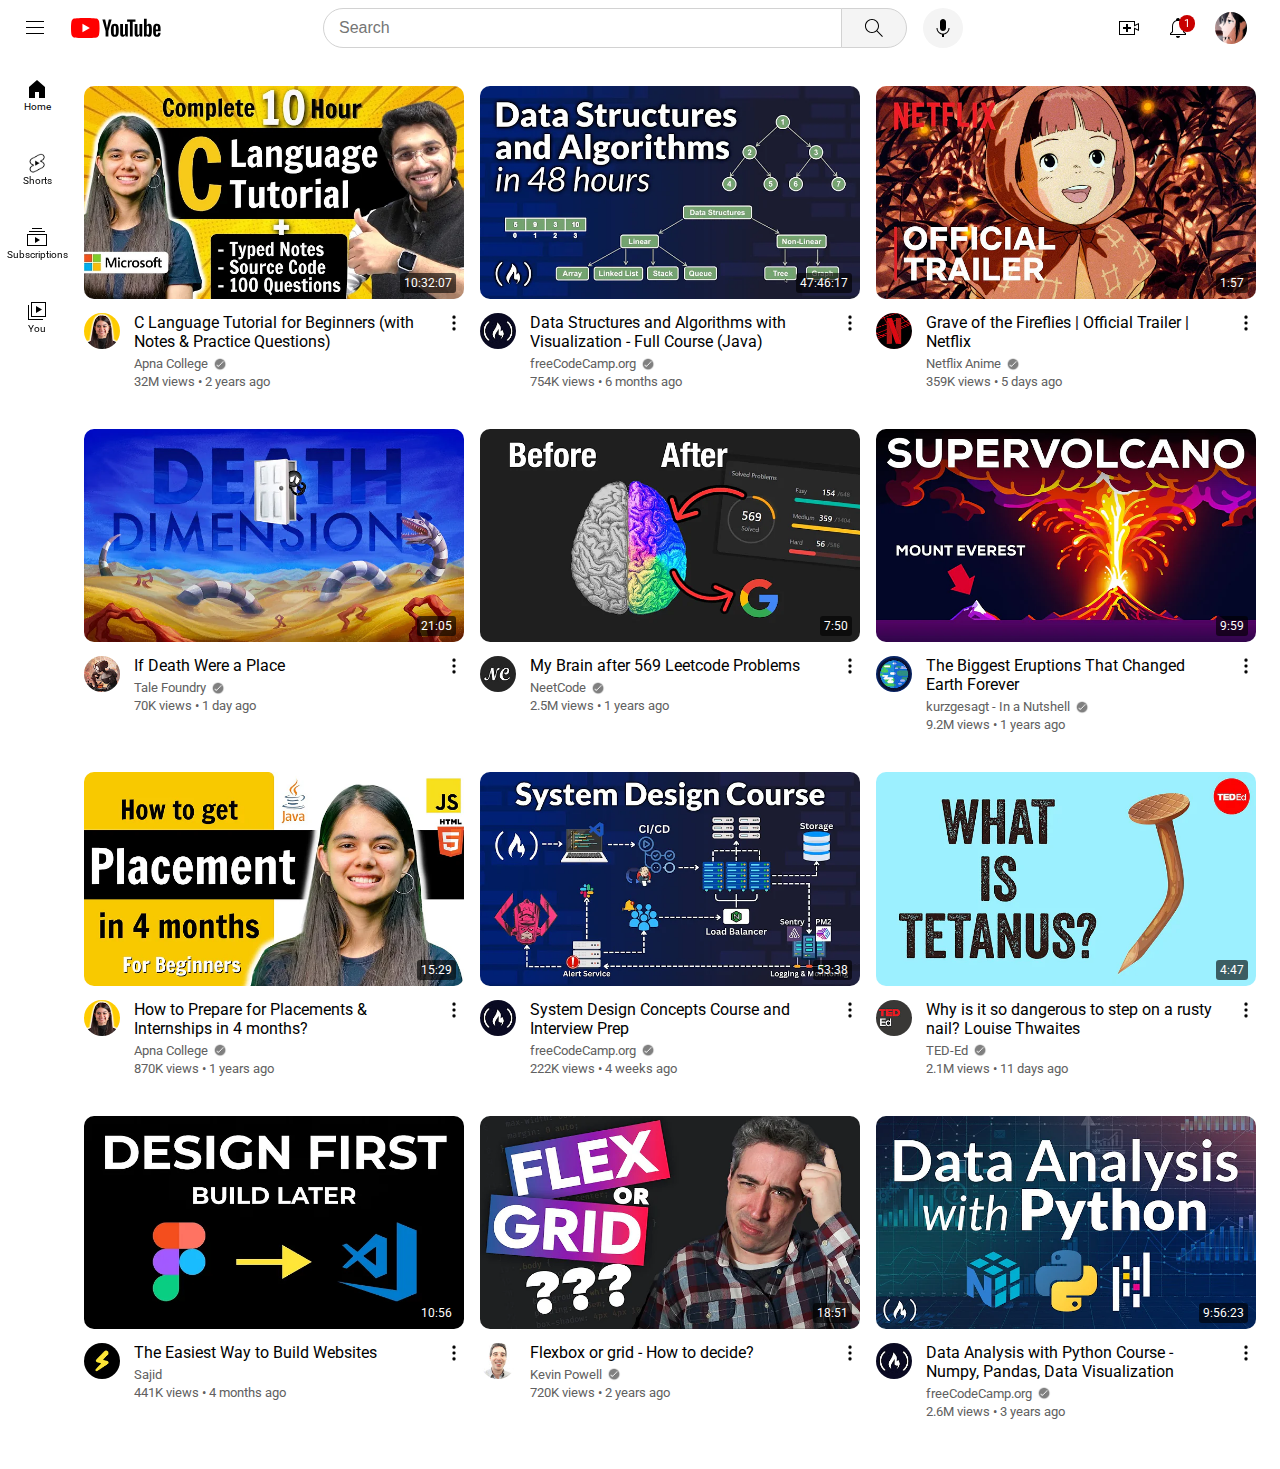
<file: index.html>
<!DOCTYPE html>
<html>
  <head>
    <title>Youtube.com Clone</title>
    <link rel="preconnect" href="https://fonts.googleapis.com">
    <link rel="preconnect" href="https://fonts.gstatic.com" crossorigin>
    <link href="https://fonts.googleapis.com/css2?family=Roboto:wght@400;500;700&display=swap" rel="stylesheet">

    <link rel="stylesheet" href="yt-styles/header.css">
    <link rel="stylesheet" href="yt-styles/sidebar.css">
    <link rel="stylesheet" href="yt-styles/video.css">
    <link rel="stylesheet" href="yt-styles/general.css">
  </head>
  <body>

    <div class="header">
      <div class="left-section">
        <img class="menu" src="icons/hamburger-menu.svg">
        <img class="youtube-logo" src="icons/youtube-logo.svg">
      </div>
      <div class="middle-section">
        <input class="search-bar" type="text" placeholder="Search">
        <button class="search-button">
          <img class="search-icon" src="icons/search.svg">
          <div class="tooltip">Search</div>
        </button>
        <button class="voice-search-button">
          <img class="voice-search-icon" src="icons/voice-search-icon.svg">
          <div class="tooltip">Search with your voice</div>
        </button>
      </div>
      <div class="right-section">
        <div class="upload-container">
          <img class="upload-icon" src="icons/upload.svg">
          <div class="tooltip">Create</div>
        </div>
        <div class="notif-container">
          <img class="notif-icon" src="icons/notifications.svg">
          <div class="notifications">1</div>
          <div class="tooltip">Notifications</div>
        </div>
        <img class="user-icon" src="icons/user_profile.jpg">
      </div>
    </div>

    <div class="sidebar">
      <div class="sidebar-box">
        <img class="sidebar-icon" src="icons/home.svg">
        <div>Home</div>
        <div class="tooltip">Home</div>
      </div>
      <div class="sidebar-box">
        <img class="sidebar-icon" src="icons/shorts.png">
        <div>Shorts</div>
        <div class="tooltip">Shorts</div>
      </div>
      <div class="sidebar-box">
        <img class="sidebar-icon" src="icons/subscriptions.svg">
        <div>Subscriptions</div>
        <div class="tooltip">Subscriptions</div>
      </div>
      <div class="sidebar-box">
        <img class="sidebar-icon" src="icons/library.svg">
        <div>You</div>
        <div class="tooltip">You</div>
      </div>
    </div>

    <div class="video-grid">

      <div class="video-container">
        <div class="thumbnail-container">
          <a href="https://youtu.be/irqbmMNs2Bo?si=U3EiTs3W6PJi8jAT">
            <img class="thumbnail" src="thumbnails/apnacollege-c.webp">
          </a>
          <div class="video-time">10:32:07</div>
        </div>
        <div class="video-details">
          <div>
            <a href="https://www.youtube.com/@ApnaCollegeOfficial">
              <img class="channel-icon" src="icons/apnacollege-icon.jpg">
            </a>
          </div>
          <div class="video-info">
            <p class="video-title">
              <a class="video-link" href="https://youtu.be/irqbmMNs2Bo?si=U3EiTs3W6PJi8jAT">C Language Tutorial for Beginners (with Notes & Practice Questions)</a>
            </p>
            <div class="channel">
              <a class="channel-link" href="https://www.youtube.com/@ApnaCollegeOfficial">Apna College</a>
              <img class="verfied-icon" src="icons/verfied-icon.png">
            </div>
            <p class="video-stats">32M views &#8226; 2 years ago</p>
          </div>
          <div class="dot-menu-container">
            <img class="dot-menu-icon" src="icons/dot-menu-icon.png">
          </div>
        </div>
      </div>

      <div class="video-container">
        <div class="thumbnail-container">
          <a href="https://youtu.be/2ZLl8GAk1X4?si=ldTUzKTu-mvKwAPv">
            <img class="thumbnail" src="thumbnails/freeCodeCamp-dsa.webp">
          </a>
          <div class="video-time">47:46:17</div>
        </div>
        <div class="video-details">
          <div>
            <a href="https://www.youtube.com/@freecodecamp">
              <img class="channel-icon" src="icons/freeCodeCamp-icon.jpg">
            </a>
          </div>
          <div class="video-info">
            <p class="video-title">
              <a class="video-link" href="https://youtu.be/2ZLl8GAk1X4?si=ldTUzKTu-mvKwAPv">Data Structures and Algorithms with Visualization - Full Course (Java)</a>
            </p>
            <div class="channel">
              <a class="channel-link" href="https://www.youtube.com/@freecodecamp">freeCodeCamp.org</a>
              <img class="verfied-icon" src="icons/verfied-icon.png">
            </div>
            <p class="video-stats">754K views &#8226; 6 months ago</p>
          </div>
          <div class="dot-menu-container">
            <img class="dot-menu-icon" src="icons/dot-menu-icon.png">
          </div>
        </div>
      </div>

      <div class="video-container">
        <div class="thumbnail-container">
          <a href="https://youtu.be/lhlh7JVcTt8?si=uXU0Kto8_hjCtEHk">
            <img class="thumbnail" src="thumbnails/netflix-fireflies.webp">
          </a>
          <div class="video-time">1:57</div>
        </div>
        <div class="video-details">
          <div>
            <a href="https://www.youtube.com/@netflixanime">
              <img class="channel-icon" src="icons/netflix.jpg">
            </a>
          </div>
          <div class="video-info">
            <p class="video-title">
              <a class="video-link" href="https://youtu.be/lhlh7JVcTt8?si=uXU0Kto8_hjCtEHk">Grave of the Fireflies | Official Trailer | Netflix </a>
            </p>
            <div class="channel">
              <a class="channel-link" href="https://www.youtube.com/@netflixanime">Netflix Anime</a>
              <img class="verfied-icon" src="icons/verfied-icon.png">
            </div>
            <p class="video-stats">359K views &#8226; 5 days ago</p>
          </div>
          <div class="dot-menu-container">
            <img class="dot-menu-icon" src="icons/dot-menu-icon.png">
          </div>
        </div>
      </div>

      <div class="video-container">
        <div class="thumbnail-container">
          <a href="https://youtu.be/NR_B6apVcDM?si=WdnW3w32HD5ZXM2E">
            <img class="thumbnail" src="thumbnails/talefoundry-death.webp">
          </a>
          <div class="video-time">21:05</div>
        </div>
        <div class="video-details">
          <div>
            <a href="https://www.youtube.com/@TheTaleFoundry">
              <img class="channel-icon" src="icons/talefoundry-icon.jpg">
            </a>
          </div>
          <div class="video-info">
            <p class="video-title">
              <a class="video-link" href="https://youtu.be/NR_B6apVcDM?si=WdnW3w32HD5ZXM2E">If Death Were a Place</a>
            </p>
            <div class="channel">
              <a class="channel-link" href="https://www.youtube.com/@TheTaleFoundry">Tale Foundry</a>
              <img class="verfied-icon" src="icons/verfied-icon.png">
            </div>
            <p class="video-stats">70K views &#8226; 1 day ago</p>
          </div>
          <div class="dot-menu-container">
            <img class="dot-menu-icon" src="icons/dot-menu-icon.png">
          </div>
        </div>
      </div>

      <div class="video-container">
        <div class="thumbnail-container">
          <a href="https://youtu.be/8wysIxzqgPI?si=cQeEM_nYv4frYjHr">
            <img class="thumbnail" src="thumbnails/neetcode-leetcode.webp">
          </a>
          <div class="video-time">7:50</div>
        </div>
        <div class="video-details">
          <div>
            <a href="https://www.youtube.com/@NeetCode">
              <img class="channel-icon" src="icons/neetcode-icon.jpg">
            </a>
          </div>
          <div class="video-info">
            <p class="video-title">
              <a class="video-link" href="https://youtu.be/8wysIxzqgPI?si=cQeEM_nYv4frYjHr">My Brain after 569 Leetcode Problems</a>
            </p>
            <div class="channel">
              <a class="channel-link" href="https://www.youtube.com/@NeetCode">NeetCode</a>
              <img class="verfied-icon" src="icons/verfied-icon.png">
            </div>
            <p class="video-stats">2.5M views	&#8226; 1 years ago</p>
          </div>
          <div class="dot-menu-container">
            <img class="dot-menu-icon" src="icons/dot-menu-icon.png">
          </div>
        </div>
      </div>

      <div class="video-container">
        <div class="thumbnail-container">
          <a href="https://youtu.be/fXb02MQ78yQ?si=U64eUSdsgtt7l-wP">
            <img class="thumbnail" src="thumbnails/kurz-supervolcano.webp">
          </a>
          <div class="video-time">9:59</div>
        </div>
        <div class="video-details">
          <div>
            <a href="https://www.youtube.com/@kurzgesagt">
              <img class="channel-icon" src="icons/kurzgesagt-icon.jpg">
            </a>
          </div>
          <div class="video-info">
            <p class="video-title">
              <a class="video-link" href="https://youtu.be/fXb02MQ78yQ?si=U64eUSdsgtt7l-wP">The Biggest Eruptions That Changed Earth Forever</a>
            </p>
            <div class="channel">
              <a class="channel-link" href="https://www.youtube.com/@kurzgesagt">kurzgesagt - In a Nutshell</a>
              <img class="verfied-icon" src="icons/verfied-icon.png">
            </div>
            <p class="video-stats">9.2M views &#8226; 1 years ago</p>
          </div>
          <div class="dot-menu-container">
            <img class="dot-menu-icon" src="icons/dot-menu-icon.png">
          </div>
        </div>
      </div>

      <div class="video-container">
        <div class="thumbnail-container">
          <a href="https://youtu.be/doSFDItcQrk?si=z2EL1l6W2GGJEiQv">
            <img class="thumbnail" src="thumbnails/apnacollege-placement.webp">
          </a>
          <div class="video-time">15:29</div>
        </div>
        <div class="video-details">
          <div>
            <a href="https://www.youtube.com/@ApnaCollegeOfficial">
              <img class="channel-icon" src="icons/apnacollege-icon.jpg">
            </a>
          </div>
          <div class="video-info">
            <p class="video-title">
              <a class="video-link" href="https://youtu.be/doSFDItcQrk?si=z2EL1l6W2GGJEiQv">How to Prepare for Placements & Internships in 4 months?</a>
            </p>
            <div class="channel">
              <a class="channel-link" href="https://www.youtube.com/@ApnaCollegeOfficial">Apna College</a>
              <img class="verfied-icon" src="icons/verfied-icon.png">
            </div>
            <p class="video-stats">870K views 	&#8226; 1 years ago</p>
          </div>
          <div class="dot-menu-container">
            <img class="dot-menu-icon" src="icons/dot-menu-icon.png">
          </div>
        </div>
      </div>

      <div class="video-container">
        <div class="thumbnail-container">
          <a href="https://youtu.be/F2FmTdLtb_4?si=rfXtxUK6yzg1mDE5">
            <img class="thumbnail" src="thumbnails/freecodecamp-system.webp">
          </a>
          <div class="video-time">53:38</div>
        </div>
        <div class="video-details">
          <div>
            <a href="https://www.youtube.com/@freecodecamp">
              <img class="channel-icon" src="icons/freeCodeCamp-icon.jpg">
            </a>
          </div>
          <div class="video-info">
            <p class="video-title">
              <a class="video-link" href="https://youtu.be/F2FmTdLtb_4?si=rfXtxUK6yzg1mDE5">System Design Concepts Course and Interview Prep</a>
            </p>
            <div class="channel">
              <a class="channel-link" href="https://www.youtube.com/@freecodecamp">freeCodeCamp.org</a>
              <img class="verfied-icon" src="icons/verfied-icon.png">
            </div>
            <p class="video-stats">222K views &#8226; 4 weeks ago</p>
          </div>
          <div class="dot-menu-container">
            <img class="dot-menu-icon" src="icons/dot-menu-icon.png">
          </div>
        </div>
      </div>

      <div class="video-container">
        <div class="thumbnail-container">
          <a href="https://youtu.be/MzzOKh6gbGg?si=QSvIma-GeyfoXKHX">
            <img class="thumbnail" src="thumbnails/ted-tetanus.webp">
          </a>   
          <div class="video-time">4:47</div>
        </div>
        <div class="video-details">
          <div>
            <a href="https://www.youtube.com/@TEDEd">
              <img class="channel-icon" src="icons/ted-ed-icon.jpg">
            </a>
          </div>
          <div class="video-info">
            <p class="video-title">
              <a class="video-link" href="https://youtu.be/MzzOKh6gbGg?si=QSvIma-GeyfoXKHX">Why is it so dangerous to step on a rusty nail? Louise Thwaites</a>
            </p>
            <div class="channel">
              <a class="channel-link" href="https://www.youtube.com/@TEDEd">TED-Ed</a>
              <img class="verfied-icon" src="icons/verfied-icon.png">
            </div>
            <p class="video-stats">2.1M views &#8226; 11 days ago</p>
          </div>
          <div class="dot-menu-container">
            <img class="dot-menu-icon" src="icons/dot-menu-icon.png">
          </div>
        </div>
      </div>

      <div class="video-container">
        <div class="thumbnail-container">
          <a href="https://youtu.be/OjEg0IBR_ak?si=IkEHq79HRPsyckzK">
            <img class="thumbnail" src="thumbnails/sajid-website.webp">
          </a>
          <div class="video-time">10:56</div>
        </div>
        <div class="video-details">
          <div>
            <a href="https://www.youtube.com/@whosajid">
              <img class="channel-icon" src="icons/sajid-icon.jpg">
            </a>
          </div>
          <div class="video-info">
            <p class="video-title">
              <a class="video-link" href="https://youtu.be/OjEg0IBR_ak?si=IkEHq79HRPsyckzK">The Easiest Way to Build Websites</a>
            </p>
            <div class="channel">
              <a class="channel-link" href="https://www.youtube.com/@whosajid">Sajid</a>
            </div>
            <p class="video-stats">441K views &#8226; 4 months ago</p>
          </div>
          <div class="dot-menu-container">
            <img class="dot-menu-icon" src="icons/dot-menu-icon.png">
          </div>
        </div>
      </div>

      <div class="video-container">
        <div class="thumbnail-container">
          <a href="https://youtu.be/3elGSZSWTbM?si=NRNk0V-hCyTd-zF8">
            <img class="thumbnail" src="thumbnails/kevin-flex.webp">
          </a>
          <div class="video-time">18:51</div>
        </div>
        <div class="video-details">
          <div>
            <a href="https://www.youtube.com/@KevinPowell">
              <img class="channel-icon" src="icons/kevin-icon.jpg">
            </a>
          </div>
          <div class="video-info">
            <p class="video-title">
              <a class="video-link" href="https://youtu.be/3elGSZSWTbM?si=NRNk0V-hCyTd-zF8">Flexbox or grid - How to decide?</a>
            </p>
            <div class="channel">
              <a class="channel-link" href="https://www.youtube.com/@KevinPowell">Kevin Powell</a>
              <img class="verfied-icon" src="icons/verfied-icon.png">
            </div>
            <p class="video-stats">720K views &#8226; 2 years ago</p>
          </div>
          <div class="dot-menu-container">
              <img class="dot-menu-icon" src="icons/dot-menu-icon.png">
          </div>
        </div>
      </div>

      <div class="video-container">
        <div class="thumbnail-container">
          <a href="https://youtu.be/GPVsHOlRBBI?si=IVfayVtp2wFEt_3l">
            <img class="thumbnail" src="thumbnails/freecodecamp-python.webp">
          </a>
          <div class="video-time">9:56:23</div>
        </div>
        <div class="video-details">
          <div>
            <a href="https://www.youtube.com/@freecodecamp">
              <img class="channel-icon" src="icons/freeCodeCamp-icon.jpg">
            </a>
          </div>
          <div class="video-info">
            <p class="video-title">
              <a class="video-link" href="https://youtu.be/GPVsHOlRBBI?si=IVfayVtp2wFEt_3l">Data Analysis with Python Course - Numpy, Pandas, Data Visualization</a>
            </p>
            <div class="channel">
              <a class="channel-link" href="https://www.youtube.com/@freecodecamp">freeCodeCamp.org</a>
              <img class="verfied-icon" src="icons/verfied-icon.png">
            </div>
            <p class="video-stats">2.6M views &#8226; 3 years ago</p>
          </div>
          <div class="dot-menu-container">
              <img class="dot-menu-icon" src="icons/dot-menu-icon.png">
          </div>
        </div>
      </div>

    </div>
  </body>
</html>
</file>
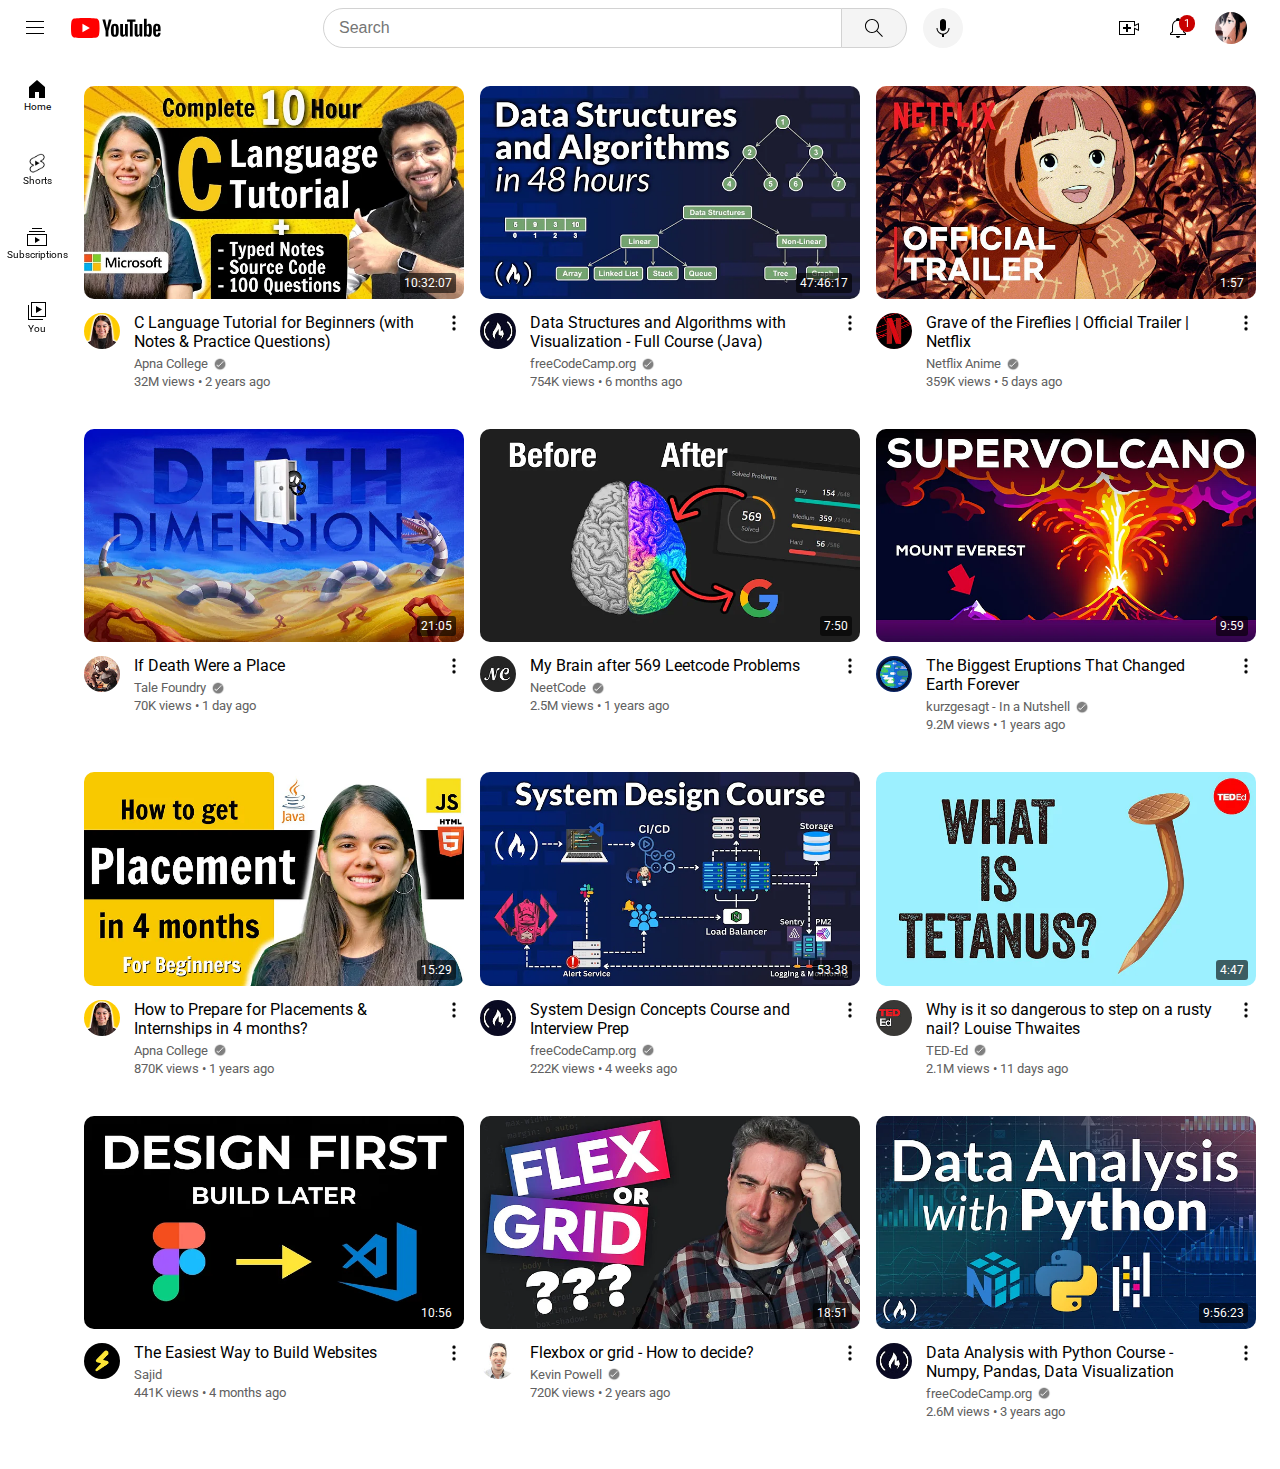
<file: youtube.html>
<!DOCTYPE html>
<html lang="en">
  <head>
    <title>Youtube.com Clone</title>
    <meta charset="UTF-8">
    <meta name="viewport" content="width=device-width, initial-scale=1.0">
    <link rel="preconnect" href="https://fonts.googleapis.com">
    <link rel="preconnect" href="https://fonts.gstatic.com" crossorigin>
    <link href="https://fonts.googleapis.com/css2?family=Roboto:wght@400;500;700&display=swap" rel="stylesheet">

    <link rel="stylesheet" href="yt-styles/header.css">
    <link rel="stylesheet" href="yt-styles/sidebar.css">
    <link rel="stylesheet" href="yt-styles/video.css">
    <link rel="stylesheet" href="yt-styles/general.css">
  </head>
  <body>

    <div class="header">
      <div class="left-section">
        <img class="menu" src="icons/hamburger-menu.svg">
        <img class="youtube-logo" src="icons/youtube-logo.svg">
      </div>
      <div class="middle-section">
        <input class="search-bar" type="text" placeholder="Search">
        <button class="search-button">
          <img class="search-icon" src="icons/search.svg">
          <div class="tooltip">Search</div>
        </button>
        <button class="voice-search-button">
          <img class="voice-search-icon" src="icons/voice-search-icon.svg">
          <div class="tooltip">Search with your voice</div>
        </button>
      </div>
      <div class="right-section">
        <div class="upload-container">
          <img class="upload-icon" src="icons/upload.svg">
          <div class="tooltip">Create</div>
        </div>
        <div class="notif-container">
          <img class="notif-icon" src="icons/notifications.svg">
          <div class="notifications">1</div>
          <div class="tooltip">Notifications</div>
        </div>
        <img class="user-icon" src="icons/user_profile.jpg">
      </div>
    </div>

    <div class="sidebar">
      <div class="sidebar-box">
        <img class="sidebar-icon" src="icons/home.svg">
        <div>Home</div>
        <div class="tooltip">Home</div>
      </div>
      <div class="sidebar-box">
        <img class="sidebar-icon" src="icons/shorts.png">
        <div>Shorts</div>
        <div class="tooltip">Shorts</div>
      </div>
      <div class="sidebar-box">
        <img class="sidebar-icon" src="icons/subscriptions.svg">
        <div>Subscriptions</div>
        <div class="tooltip">Subscriptions</div>
      </div>
      <div class="sidebar-box">
        <img class="sidebar-icon" src="icons/library.svg">
        <div>You</div>
        <div class="tooltip">You</div>
      </div>
    </div>

    <div class="video-grid">

      <div class="video-container">
        <div class="thumbnail-container">
          <img class="thumbnail" src="thumbnails/apnacollege-c.webp">
          <div class="video-time">10:32:07</div>
        </div>
        <div class="video-details">
          <div>
            <a href="https://www.youtube.com/@ApnaCollegeOfficial">
              <img class="channel-icon" src="icons/apnacollege-icon.jpg">
            </a>
          </div>
          <div class="video-info">
            <p class="video-title">
              <a class="video-link" href="https://youtu.be/irqbmMNs2Bo?si=U3EiTs3W6PJi8jAT">C Language Tutorial for Beginners (with Notes & Practice Questions)</a>
            </p>
            <div class="channel">
              <a class="channel-link" href="https://www.youtube.com/@ApnaCollegeOfficial">Apna College</a>
              <img class="verfied-icon" src="icons/verfied-icon.png">
            </div>
            <p class="video-stats">32M views &#8226; 2 years ago</p>
          </div>
          <div class="dot-menu-container">
            <img class="dot-menu-icon" src="icons/dot-menu-icon.png">
          </div>
        </div>
      </div>

      <div class="video-container">
        <div class="thumbnail-container">
          <img class="thumbnail" src="thumbnails/freeCodeCamp-dsa.webp">
          <div class="video-time">47:46:17</div>
        </div>
        <div class="video-details">
          <div>
            <a href="https://www.youtube.com/@freecodecamp">
              <img class="channel-icon" src="icons/freeCodeCamp-icon.jpg">
            </a>
          </div>
          <div class="video-info">
            <p class="video-title">
              <a class="video-link" href="https://youtu.be/2ZLl8GAk1X4?si=ldTUzKTu-mvKwAPv">Data Structures and Algorithms with Visualization - Full Course (Java)</a>
            </p>
            <div class="channel">
              <a class="channel-link" href="https://www.youtube.com/@freecodecamp">freeCodeCamp.org</a>
              <img class="verfied-icon" src="icons/verfied-icon.png">
            </div>
            <p class="video-stats">754K views &#8226; 6 months ago</p>
          </div>
          <div class="dot-menu-container">
            <img class="dot-menu-icon" src="icons/dot-menu-icon.png">
          </div>
        </div>
      </div>

      <div class="video-container">
        <div class="thumbnail-container">
          <img class="thumbnail" src="thumbnails/netflix-fireflies.webp">
          <div class="video-time">1:57</div>
        </div>
        <div class="video-details">
          <div>
            <a href="https://www.youtube.com/@netflixanime">
              <img class="channel-icon" src="icons/netflix.jpg">
            </a>
          </div>
          <div class="video-info">
            <p class="video-title">
              <a class="video-link" href="https://youtu.be/lhlh7JVcTt8?si=uXU0Kto8_hjCtEHk">Grave of the Fireflies | Official Trailer | Netflix </a>
            </p>
            <div class="channel">
              <a class="channel-link" href="https://www.youtube.com/@netflixanime">Netflix Anime</a>
              <img class="verfied-icon" src="icons/verfied-icon.png">
            </div>
            <p class="video-stats">359K views &#8226; 5 days ago</p>
          </div>
          <div class="dot-menu-container">
            <img class="dot-menu-icon" src="icons/dot-menu-icon.png">
          </div>
        </div>
      </div>

      <div class="video-container">
        <div class="thumbnail-container">
          <img class="thumbnail" src="thumbnails/talefoundry-death.webp">
          <div class="video-time">21:05</div>
        </div>
        <div class="video-details">
          <div>
            <a href="https://www.youtube.com/@TheTaleFoundry">
              <img class="channel-icon" src="icons/talefoundry-icon.jpg">
            </a>
          </div>
          <div class="video-info">
            <p class="video-title">
              <a class="video-link" href="https://youtu.be/NR_B6apVcDM?si=WdnW3w32HD5ZXM2E">If Death Were a Place</a>
            </p>
            <div class="channel">
              <a class="channel-link" href="https://www.youtube.com/@TheTaleFoundry">Tale Foundry</a>
              <img class="verfied-icon" src="icons/verfied-icon.png">
            </div>
            <p class="video-stats">70K views &#8226; 1 day ago</p>
          </div>
          <div class="dot-menu-container">
            <img class="dot-menu-icon" src="icons/dot-menu-icon.png">
          </div>
        </div>
      </div>

      <div class="video-container">
        <div class="thumbnail-container">
          <img class="thumbnail" src="thumbnails/neetcode-leetcode.webp">
          <div class="video-time">7:50</div>
        </div>
        <div class="video-details">
          <div>
            <a href="https://www.youtube.com/@NeetCode">
              <img class="channel-icon" src="icons/neetcode-icon.jpg">
            </a>
          </div>
          <div class="video-info">
            <p class="video-title">
              <a class="video-link" href="https://youtu.be/8wysIxzqgPI?si=cQeEM_nYv4frYjHr">My Brain after 569 Leetcode Problems</a>
            </p>
            <div class="channel">
              <a class="channel-link" href="https://www.youtube.com/@NeetCode">NeetCode</a>
              <img class="verfied-icon" src="icons/verfied-icon.png">
            </div>
            <p class="video-stats">2.5M views	&#8226; 1 years ago</p>
          </div>
          <div class="dot-menu-container">
            <img class="dot-menu-icon" src="icons/dot-menu-icon.png">
          </div>
        </div>
      </div>

      <div class="video-container">
        <div class="thumbnail-container">
          <img class="thumbnail" src="thumbnails/kurz-supervolcano.webp">
          <div class="video-time">9:59</div>
        </div>
        <div class="video-details">
          <div>
            <a href="https://www.youtube.com/@kurzgesagt">
              <img class="channel-icon" src="icons/kurzgesagt-icon.jpg">
            </a>
          </div>
          <div class="video-info">
            <p class="video-title">
              <a class="video-link" href="https://youtu.be/fXb02MQ78yQ?si=U64eUSdsgtt7l-wP">The Biggest Eruptions That Changed Earth Forever</a>
            </p>
            <div class="channel">
              <a class="channel-link" href="https://www.youtube.com/@kurzgesagt">kurzgesagt - In a Nutshell</a>
              <img class="verfied-icon" src="icons/verfied-icon.png">
            </div>
            <p class="video-stats">9.2M views &#8226; 1 years ago</p>
          </div>
          <div class="dot-menu-container">
            <img class="dot-menu-icon" src="icons/dot-menu-icon.png">
          </div>
        </div>
      </div>

      <div class="video-container">
        <div class="thumbnail-container">
          <img class="thumbnail" src="thumbnails/apnacollege-placement.webp">
          <div class="video-time">15:29</div>
        </div>
        <div class="video-details">
          <div>
            <a href="https://www.youtube.com/@ApnaCollegeOfficial">
              <img class="channel-icon" src="icons/apnacollege-icon.jpg">
            </a>
          </div>
          <div class="video-info">
            <p class="video-title">
              <a class="video-link" href="https://youtu.be/doSFDItcQrk?si=z2EL1l6W2GGJEiQv">How to Prepare for Placements & Internships in 4 months?</a>
            </p>
            <div class="channel">
              <a class="channel-link" href="https://www.youtube.com/@ApnaCollegeOfficial">Apna College</a>
              <img class="verfied-icon" src="icons/verfied-icon.png">
            </div>
            <p class="video-stats">870K views 	&#8226; 1 years ago</p>
          </div>
          <div class="dot-menu-container">
            <img class="dot-menu-icon" src="icons/dot-menu-icon.png">
          </div>
        </div>
      </div>

      <div class="video-container">
        <div class="thumbnail-container">
          <img class="thumbnail" src="thumbnails/freecodecamp-system.webp">
          <div class="video-time">53:38</div>
        </div>
        <div class="video-details">
          <div>
            <a href="https://www.youtube.com/@freecodecamp">
              <img class="channel-icon" src="icons/freeCodeCamp-icon.jpg">
            </a>
          </div>
          <div class="video-info">
            <p class="video-title">
              <a class="video-link" href="https://youtu.be/F2FmTdLtb_4?si=rfXtxUK6yzg1mDE5">System Design Concepts Course and Interview Prep</a>
            </p>
            <div class="channel">
              <a class="channel-link" href="https://www.youtube.com/@freecodecamp">freeCodeCamp.org</a>
              <img class="verfied-icon" src="icons/verfied-icon.png">
            </div>
            <p class="video-stats">222K views &#8226; 4 weeks ago</p>
          </div>
          <div class="dot-menu-container">
            <img class="dot-menu-icon" src="icons/dot-menu-icon.png">
          </div>
        </div>
      </div>

      <div class="video-container">
        <div class="thumbnail-container">
          <img class="thumbnail" src="thumbnails/ted-tetanus.webp">
          <div class="video-time">4:47</div>
        </div>
        <div class="video-details">
          <div>
            <a href="https://www.youtube.com/@TEDEd">
              <img class="channel-icon" src="icons/ted-ed-icon.jpg">
            </a>
          </div>
          <div class="video-info">
            <p class="video-title">
              <a class="video-link" href="https://youtu.be/MzzOKh6gbGg?si=QSvIma-GeyfoXKHX">Why is it so dangerous to step on a rusty nail? Louise Thwaites</a>
            </p>
            <div class="channel">
              <a class="channel-link" href="https://www.youtube.com/@TEDEd">TED-Ed</a>
              <img class="verfied-icon" src="icons/verfied-icon.png">
            </div>
            <p class="video-stats">2.1M views &#8226; 11 days ago</p>
          </div>
          <div class="dot-menu-container">
            <img class="dot-menu-icon" src="icons/dot-menu-icon.png">
          </div>
        </div>
      </div>

      <div class="video-container">
        <div class="thumbnail-container">
          <img class="thumbnail" src="thumbnails/sajid-website.webp">
          <div class="video-time">10:56</div>
        </div>
        <div class="video-details">
          <div>
            <a href="https://www.youtube.com/@whosajid">
              <img class="channel-icon" src="icons/sajid-icon.jpg">
            </a>
          </div>
          <div class="video-info">
            <p class="video-title">
              <a class="video-link" href="https://youtu.be/OjEg0IBR_ak?si=IkEHq79HRPsyckzK">The Easiest Way to Build Websites</a>
            </p>
            <div class="channel">
              <a class="channel-link" href="https://www.youtube.com/@whosajid">Sajid</a>
            </div>
            <p class="video-stats">441K views &#8226; 4 months ago</p>
          </div>
          <div class="dot-menu-container">
            <img class="dot-menu-icon" src="icons/dot-menu-icon.png">
          </div>
        </div>
      </div>

      <div class="video-container">
        <div class="thumbnail-container">
          <img class="thumbnail" src="thumbnails/kevin-flex.webp">
          <div class="video-time">18:51</div>
        </div>
        <div class="video-details">
          <div>
            <a href="https://www.youtube.com/@KevinPowell">
              <img class="channel-icon" src="icons/kevin-icon.jpg">
            </a>
          </div>
          <div class="video-info">
            <p class="video-title">
              <a class="video-link" href="https://youtu.be/3elGSZSWTbM?si=NRNk0V-hCyTd-zF8">Flexbox or grid - How to decide?</a>
            </p>
            <div class="channel">
              <a class="channel-link" href="https://www.youtube.com/@KevinPowell">Kevin Powell</a>
              <img class="verfied-icon" src="icons/verfied-icon.png">
            </div>
            <p class="video-stats">720K views &#8226; 2 years ago</p>
          </div>
          <div class="dot-menu-container">
              <img class="dot-menu-icon" src="icons/dot-menu-icon.png">
          </div>
        </div>
      </div>

      <div class="video-container">
        <div class="thumbnail-container">
          <img class="thumbnail" src="thumbnails/freecodecamp-python.webp">
          <div class="video-time">9:56:23</div>
        </div>
        <div class="video-details">
          <div>
            <a href="https://www.youtube.com/@freecodecamp">
              <img class="channel-icon" src="icons/freeCodeCamp-icon.jpg">
            </a>
          </div>
          <div class="video-info">
            <p class="video-title">
              <a class="video-link" href="https://youtu.be/GPVsHOlRBBI?si=IVfayVtp2wFEt_3l">Data Analysis with Python Course - Numpy, Pandas, Data Visualization</a>
            </p>
            <div class="channel">
              <a class="channel-link" href="https://www.youtube.com/@freecodecamp">freeCodeCamp.org</a>
              <img class="verfied-icon" src="icons/verfied-icon.png">
            </div>
            <p class="video-stats">2.6M views &#8226; 3 years ago</p>
          </div>
          <div class="dot-menu-container">
              <img class="dot-menu-icon" src="icons/dot-menu-icon.png">
          </div>
        </div>
      </div>

    </div>
  </body>
</html>
</file>
<file: yt-styles/header.css>
.header{
  display: flex;
  justify-content: space-between;
  position: fixed;
  top: 0;
  left: 0;
  right: 0;
  z-index: 100;
  height: 56px;
  background-color: white;
}
.left-section{
  display: flex;
  width: 169px;
  justify-content: center;
  align-items: center;
}
.menu{
  height: 24px;
  width: 24px;
  padding: 8px;
  margin-left: 20px;
  cursor: pointer;
}
.menu:hover{
  background-color: rgb(238, 238, 238);
  border-radius: 20px;
}
.youtube-logo{
  width: 90px;
  height: 20px;
  padding: 18px 14px 18px 16px;
  cursor: pointer;
}
.middle-section{
  display: flex;
  flex: 1;
  align-items: center;
  justify-content: center;
  margin-left: 93px;
  margin-right: 80px;
}
.search-bar{
  flex: 1;
  height: 36px;
  width: 0;
  max-width: 500px;
  padding-left: 15px;
  border: solid;
  border-width: 0.3px;
  border-color: rgb(210, 210, 210);
  border-top-left-radius: 20px;
  border-bottom-left-radius: 20px;
}
.search-bar::placeholder{
  font-size: 16px;
}
.search-icon{
  height: 24px;
}
.search-button{
  background-color: rgb(244, 244, 244);
  padding: 7px 20px;
  border: solid;
  border-width: 0.3px;
  border-color: rgb(210, 210, 210);
  border-top-right-radius: 20px;
  border-bottom-right-radius: 20px;
  margin-left: -1px;
}
.voice-search-icon{
  height: 24px;
}
.voice-search-button{
  padding: 8px;
  border: none;
  background-color: rgb(244, 244, 244);
  border-radius: 20px;
  margin-left: 16px;
}
.voice-search-button:hover{
  background-color: rgb(210, 210, 210);
}
.right-section{
  display: flex;
  align-items: center;
  justify-content: space-around;
  width: 156px;
  margin-right: 20px;
  flex-shrink: 0;
}
.upload-icon{
  height: 24px;
}
.notif-icon{
  height: 24px;
  object-fit: cover;
}
.notif-container{
  position: relative;
}
.notifications{
  position: absolute;
  top: -1px;
  right: -5px;
  background-color: rgb(200, 0, 0);
  color: white;
  font-size: 11px;
  padding-left: 5px;
  padding-right: 5px;
  padding-top: 2px;
  padding-bottom: 2px;
  border-radius: 10px;
}
.user-icon{
  height: 32px;
  border-radius: 16px;
  object-fit: cover;
}
.search-button,
.voice-search-button,
.upload-container, 
.notif-container {
  display: flex;
  position: relative;
  align-items: center;
  justify-content: center;
}
.search-button .tooltip,
.voice-search-button .tooltip,
.upload-container .tooltip, 
.notif-container .tooltip {
  position: absolute;
  background-color: gray;
  color: white;
  padding: 4px 8px;
  border-radius: 2px;
  font-size: 12px;
  bottom: -30px;
  opacity: 0;
  transition: opacity 0.15s;
  pointer-events: none;
  white-space: nowrap;
}
.search-button:hover .tooltip,
.voice-search-button:hover .tooltip,
.upload-container:hover .tooltip, 
.notif-container:hover .tooltip {
  opacity: 1;
}
</file>
<file: yt-styles/sidebar.css>
.sidebar{
  width: 74px;
  background-color: white;
  position: fixed;
  top: 56px;
  bottom: 0;
  left: 0;
  z-index: 200;
  display: flex;
  flex-direction: column;
  align-items: center;
  justify-content: start;
}
.sidebar-box{
  display: flex;
  flex-direction: column;
  align-items: center;
  justify-content: center;
  height: 44px;
  width: 74px;
  cursor: pointer;
  padding: 16px 0px 14px;
  position: relative;
}
.sidebar-icon{
  height: 24px;
}
.sidebar div{
  font-size: 10px;
}
.sidebar-box:hover{
  background-color: rgb(244, 244, 244);
  border-radius: 10px;
}
.sidebar-box .tooltip{
  position: absolute;
  display: inline-block;
  background-color: rgba(0, 0, 0, 0.726);
  color: white;
  padding: 4px 8px;
  left: 84px;
  bottom: 0px;
  opacity: 0;
  pointer-events: none;
  transition-delay: 2s;
}
.sidebar-box:hover .tooltip{
  opacity: 1;
}
</file>
<file: yt-styles/video.css>
.video-grid{
  display: grid;
  grid-template-columns: 1fr 1fr 1fr;
  row-gap: 40px;
  column-gap: 16px;
  padding-bottom: 50px;
}
.video-container{
  background-color: white;
  cursor: pointer;
}
.thumbnail-container{
 position: relative;
}
.thumbnail{
  width: 100%;
  border-radius: 10px;
}
.video-time{
  position: absolute;
  font-size: 12px;
  padding: 3px 4px;
  bottom: 10px;
  right: 8px;
  background-color: rgba(0, 0, 0, 0.61);
  color: white;
  border-radius: 3px;
}
.video-details{
  display: grid;
  grid-template-columns: 40px 1fr 40px;
  padding-top: 10px;
}
.channel-icon{
  height: 36px;
  border-radius: 18px;
}
.video-info{
  padding-left: 10px;
}
.video-title{
  font-size: 1rem;
  overflow: hidden;
  text-overflow: ellipsis;
  text-size-adjust: 100%;
  display: -webkit-box;
  -webkit-line-clamp: 2; /* number of lines to show */
  -webkit-box-orient: vertical;
  -webkit-tab-highlight-color: rgba(0, 0, 0, 0);
}
.video-link{
  color: inherit;
  text-decoration: inherit;
}
.channel{
  display: flex;
  position: relative;
  align-items: center;
  padding-top: 5px;
}
.channel-link{
  font-size: 0.8rem;
  color: #606060;
  text-decoration: inherit;
}
.verfied-icon{
  height: 14px;
  margin-left: 5px;
}
.video-stats{
  font-size: 0.8rem;
  color: #606060;
  padding-top: 3px;
  text-size-adjust: 100%;
}
.dot-menu-icon{
  height: 20px;
}
.dot-menu-container{
  display: flex;
  justify-content: end;
}
@media (max-width: 66.8rem){
  .video-grid{
    grid-template-columns: 1fr 1fr;
  }
}
@media (min-width: 66.9rem) and (max-width: 89.1rem){
  .video-grid{
    grid-template-columns: 1fr 1fr 1fr;
  }
}
@media (min-width: 89.2rem){
  .video-grid{
    grid-template-columns: 1fr 1fr 1fr 1fr;
  }
}
</file>
<file: yt-styles/general.css>
p{
  padding: 0;
  margin: 0;
}

body{
  font-family: Roboto, Arial;
  margin: 0;
  padding-top: 86px;
  padding-left: 84px; 
  padding-right: 24px;
}
</file>
